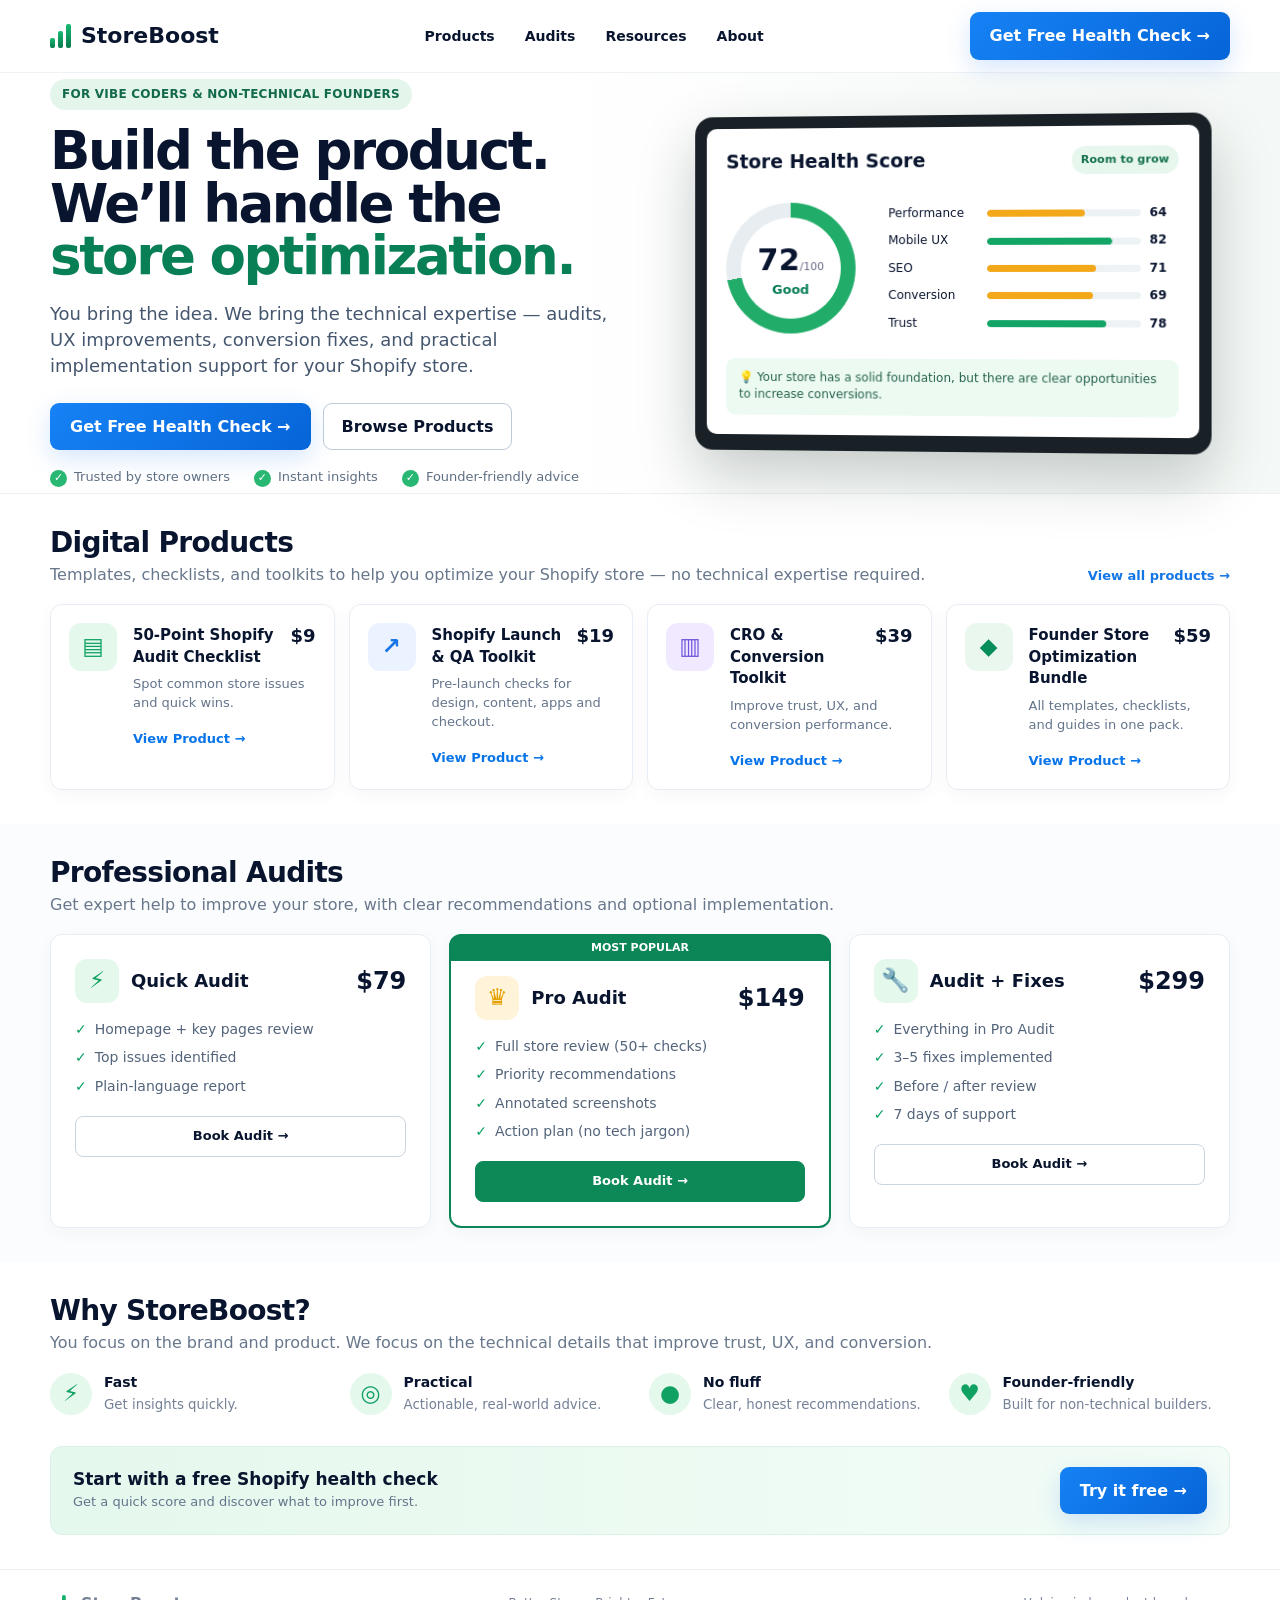
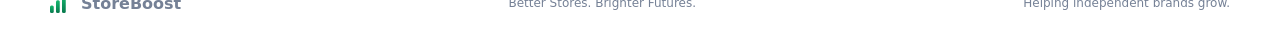
<file: index.html>
<!doctype html>
<html lang="en">
<head>
<meta charset="utf-8">
<meta name="viewport" content="width=device-width,initial-scale=1">
<title>StoreBoost — Shopify optimization for founders</title>
<meta name="description" content="StoreBoost helps vibe coders and non-technical founders improve Shopify stores with practical audits, optimization toolkits and hands-on fixes.">
<style>
:root{--ink:#09152f;--green:#0b8c5a;--green2:#18b66f;--blue:#1477ef;--muted:#64748b;--line:#e7edf4;--soft:#f7faf9;--card:#fff;--amber:#f4a817}
*{box-sizing:border-box}html{scroll-behavior:smooth}body{margin:0;font-family:Inter,ui-sans-serif,system-ui,-apple-system,BlinkMacSystemFont,"Segoe UI",sans-serif;color:var(--ink);background:#fff;line-height:1.45}
a{text-decoration:none;color:inherit}.wrap{width:min(1180px,calc(100% - 32px));margin:auto}
nav{height:72px;display:flex;align-items:center;justify-content:space-between;gap:28px}.brand{display:flex;align-items:center;gap:10px;font-weight:850;font-size:22px}.mark{display:grid;grid-template-columns:repeat(3,5px);align-items:end;gap:3px;height:24px}.mark i{display:block;background:linear-gradient(180deg,#17ba71,#08794d);border-radius:2px}.mark i:nth-child(1){height:10px}.mark i:nth-child(2){height:17px}.mark i:nth-child(3){height:24px}
.links{display:flex;gap:30px;font-size:14px;font-weight:650}.nav-cta,.btn-primary{background:linear-gradient(135deg,#1682f5,#0665d8);color:#fff;border-radius:9px;padding:12px 20px;font-weight:800;box-shadow:0 8px 24px rgba(20,119,239,.18)}.btn-secondary{border:1px solid #bcc9d8;padding:11px 18px;border-radius:9px;font-weight:750;background:#fff}
.hero{background:linear-gradient(90deg,#fff 0%,#fff 42%,#f4f8f6 100%);border-top:1px solid #eef2f5;border-bottom:1px solid #edf1f3}.hero-inner{display:grid;grid-template-columns:1.02fr .98fr;min-height:420px;align-items:center;gap:34px}.eyebrow{display:inline-block;background:#e4f5ec;color:#136a4a;border-radius:999px;padding:7px 12px;font-size:12px;font-weight:800;letter-spacing:.02em}.hero h1{font-size:53px;line-height:.99;letter-spacing:-.045em;margin:15px 0 14px;max-width:610px}.hero h1 em{font-style:normal;color:#087f55}.lead{font-size:18px;color:#45566f;max-width:610px}.actions{display:flex;gap:12px;margin:24px 0 18px}.trust{display:flex;gap:24px;flex-wrap:wrap;color:#5f6f83;font-size:13px}.trust span:before{content:"✓";display:inline-grid;place-items:center;width:17px;height:17px;border-radius:50%;background:#29b873;color:white;font-size:11px;margin-right:7px}
.visual{position:relative;min-height:350px;display:flex;align-items:center;justify-content:center}.laptop{width:92%;max-width:570px;border-radius:18px;background:#192026;padding:12px 12px 16px;box-shadow:0 25px 60px rgba(8,31,24,.22);transform:perspective(900px) rotateY(-3deg)}.screen{background:#fff;border-radius:10px;padding:20px;min-height:290px}.score-title{display:flex;justify-content:space-between;align-items:center;font-weight:850;font-size:19px}.badge{font-size:11px;color:#15714d;background:#e7f7ee;padding:6px 9px;border-radius:999px}.score-grid{display:grid;grid-template-columns:145px 1fr;gap:20px;align-items:center;margin-top:20px}.ring{width:132px;height:132px;border-radius:50%;background:conic-gradient(#21ad69 0 72%,#e7edf0 72% 100%);display:grid;place-items:center}.ring:before{content:"";width:102px;height:102px;border-radius:50%;background:#fff;position:absolute}.ring{position:relative}.ring strong,.ring small{position:relative;z-index:2}.ring strong{font-size:31px}.ring small{font-size:11px;color:#668}.ring-content{text-align:center;position:relative;z-index:3}.metric{display:grid;grid-template-columns:90px 1fr 28px;gap:9px;align-items:center;font-size:12px;margin:10px 0}.bar{height:7px;background:#edf2f5;border-radius:99px;overflow:hidden}.bar b{display:block;height:100%;border-radius:99px;background:#13a566}.bar.amber b{background:#f3a81a}.note{margin-top:17px;background:#ecfaf2;color:#27634c;font-size:12px;padding:11px 13px;border-radius:9px}.section{padding:34px 0}.section.alt{background:#fbfcfd}.section-head{display:flex;justify-content:space-between;align-items:end;gap:20px;margin-bottom:18px}.section h2{font-size:28px;line-height:1.1;margin:0 0 4px;letter-spacing:-.025em}.sub{color:#68778c;margin:0}.view{color:#1376e7;font-size:13px;font-weight:800}
.products{display:grid;grid-template-columns:repeat(4,1fr);gap:14px}.product,.audit{border:1px solid var(--line);border-radius:12px;background:#fff;box-shadow:0 5px 18px rgba(22,40,60,.035)}.product{padding:18px;display:grid;grid-template-columns:50px 1fr;gap:14px;min-height:150px}.ico{width:48px;height:48px;border-radius:12px;background:#e4f8ec;color:#11a263;display:grid;place-items:center;font-weight:900;font-size:23px}.ico.blue{background:#eaf3ff;color:#1674e8}.ico.purple{background:#f0e9ff;color:#7456dd}.ico.stack{background:#eaf7ef;color:#078d58}.product h3{font-size:15px;margin:2px 0 7px}.product p{font-size:13px;color:#64748b;margin:0 0 13px}.price{font-size:18px;font-weight:900;float:right}.mini-link{font-size:13px;color:#0874ea;font-weight:800}
.audits{display:grid;grid-template-columns:repeat(3,1fr);gap:18px}.audit{padding:24px;position:relative}.popular{border:2px solid #098556}.ribbon{position:absolute;top:-1px;left:-1px;right:-1px;background:#0c8657;color:#fff;text-align:center;padding:5px;border-radius:10px 10px 0 0;font-size:11px;font-weight:850}.popular{padding-top:40px}.audit-top{display:flex;align-items:center;justify-content:space-between;margin-bottom:16px}.audit-name{display:flex;gap:12px;align-items:center;font-weight:850;font-size:18px}.audit .ico{width:44px;height:44px}.audit ul{padding:0;margin:0 0 20px;list-style:none;color:#53647a;font-size:14px}.audit li{margin:8px 0}.audit li:before{content:"✓";color:#08a060;font-weight:900;margin-right:8px}.book{display:block;border:1px solid #cbd5df;text-align:center;padding:10px;border-radius:8px;font-size:13px;font-weight:850}.popular .book{background:#0d8958;color:#fff;border-color:#0d8958}
.why{display:grid;grid-template-columns:repeat(4,1fr);gap:18px}.why-item{display:flex;gap:12px;align-items:center}.why-item .ico{width:42px;height:42px;border-radius:50%}.why-item b{display:block;font-size:14px}.why-item small{color:#748196}
.cta-strip{margin-top:30px;background:linear-gradient(90deg,#e5f8ed,#f3fcf7);border:1px solid #d9f2e5;border-radius:12px;padding:20px 22px;display:flex;align-items:center;justify-content:space-between;gap:20px}.cta-strip b{font-size:17px}.cta-strip p{margin:2px 0;color:#64748b;font-size:13px}
footer{border-top:1px solid #edf0f2;padding:22px 0 34px;color:#758196;font-size:12px}.foot{display:flex;justify-content:space-between;align-items:center;gap:20px}
@media(max-width:900px){.links{display:none}.hero-inner{grid-template-columns:1fr;padding:44px 0}.hero h1{font-size:44px}.visual{min-height:auto;padding-bottom:24px}.products{grid-template-columns:1fr 1fr}.audits{grid-template-columns:1fr}.why{grid-template-columns:1fr 1fr}}
@media(max-width:600px){nav{height:64px}.nav-cta{padding:10px 12px;font-size:12px}.hero h1{font-size:38px}.lead{font-size:16px}.actions{flex-direction:column}.actions a{text-align:center}.products{grid-template-columns:1fr}.why{grid-template-columns:1fr}.score-grid{grid-template-columns:1fr}.ring{margin:auto}.screen{padding:14px}.laptop{width:100%}.cta-strip,.foot{flex-direction:column;align-items:flex-start}.trust{gap:12px}}
</style>
</head>
<body>
<div class="wrap">
<nav>
<a class="brand" href="#"><span class="mark"><i></i><i></i><i></i></span>StoreBoost</a>
<div class="links"><a href="#products">Products</a><a href="#audits">Audits</a><a href="#resources">Resources</a><a href="#about">About</a></div>
<a class="nav-cta" href="#health">Get Free Health Check →</a>
</nav>
</div>

<header class="hero">
<div class="wrap hero-inner">
<div>
<span class="eyebrow">FOR VIBE CODERS & NON-TECHNICAL FOUNDERS</span>
<h1>Build the product.<br>We’ll handle the <em>store optimization.</em></h1>
<p class="lead">You bring the idea. We bring the technical expertise — audits, UX improvements, conversion fixes, and practical implementation support for your Shopify store.</p>
<div class="actions"><a class="btn-primary" href="#health">Get Free Health Check →</a><a class="btn-secondary" href="#products">Browse Products</a></div>
<div class="trust"><span>Trusted by store owners</span><span>Instant insights</span><span>Founder-friendly advice</span></div>
</div>
<div class="visual">
<div class="laptop">
<div class="screen">
<div class="score-title"><span>Store Health Score</span><span class="badge">Room to grow</span></div>
<div class="score-grid">
<div class="ring"><div class="ring-content"><strong>72</strong><small>/100</small><div style="color:#087f55;font-weight:800;font-size:13px">Good</div></div></div>
<div>
<div class="metric"><span>Performance</span><div class="bar amber"><b style="width:64%"></b></div><strong>64</strong></div>
<div class="metric"><span>Mobile UX</span><div class="bar"><b style="width:82%"></b></div><strong>82</strong></div>
<div class="metric"><span>SEO</span><div class="bar amber"><b style="width:71%"></b></div><strong>71</strong></div>
<div class="metric"><span>Conversion</span><div class="bar amber"><b style="width:69%"></b></div><strong>69</strong></div>
<div class="metric"><span>Trust</span><div class="bar"><b style="width:78%"></b></div><strong>78</strong></div>
</div>
</div>
<div class="note">💡 Your store has a solid foundation, but there are clear opportunities to increase conversions.</div>
</div>
</div>
</div>
</header>

<main>
<section class="section" id="products"><div class="wrap">
<div class="section-head"><div><h2>Digital Products</h2><p class="sub">Templates, checklists, and toolkits to help you optimize your Shopify store — no technical expertise required.</p></div><a class="view" href="#products">View all products →</a></div>
<div class="products">
<article class="product"><div class="ico">▤</div><div><span class="price">$9</span><h3>50-Point Shopify Audit Checklist</h3><p>Spot common store issues and quick wins.</p><a class="mini-link" href="#">View Product →</a></div></article>
<article class="product"><div class="ico blue">↗</div><div><span class="price">$19</span><h3>Shopify Launch & QA Toolkit</h3><p>Pre-launch checks for design, content, apps and checkout.</p><a class="mini-link" href="#">View Product →</a></div></article>
<article class="product"><div class="ico purple">▥</div><div><span class="price">$39</span><h3>CRO & Conversion Toolkit</h3><p>Improve trust, UX, and conversion performance.</p><a class="mini-link" href="#">View Product →</a></div></article>
<article class="product"><div class="ico stack">◆</div><div><span class="price">$59</span><h3>Founder Store Optimization Bundle</h3><p>All templates, checklists, and guides in one pack.</p><a class="mini-link" href="#">View Product →</a></div></article>
</div>
</div></section>

<section class="section alt" id="audits"><div class="wrap">
<div class="section-head"><div><h2>Professional Audits</h2><p class="sub">Get expert help to improve your store, with clear recommendations and optional implementation.</p></div></div>
<div class="audits">
<article class="audit"><div class="audit-top"><div class="audit-name"><div class="ico">⚡</div>Quick Audit</div><strong style="font-size:24px">$79</strong></div><ul><li>Homepage + key pages review</li><li>Top issues identified</li><li>Plain-language report</li></ul><a class="book" href="mailto:hello@storeboost.example?subject=Quick%20Audit">Book Audit →</a></article>
<article class="audit popular"><div class="ribbon">MOST POPULAR</div><div class="audit-top"><div class="audit-name"><div class="ico" style="background:#fff4d9;color:#e4a000">♛</div>Pro Audit</div><strong style="font-size:24px">$149</strong></div><ul><li>Full store review (50+ checks)</li><li>Priority recommendations</li><li>Annotated screenshots</li><li>Action plan (no tech jargon)</li></ul><a class="book" href="mailto:hello@storeboost.example?subject=Pro%20Audit">Book Audit →</a></article>
<article class="audit"><div class="audit-top"><div class="audit-name"><div class="ico">🔧</div>Audit + Fixes</div><strong style="font-size:24px">$299</strong></div><ul><li>Everything in Pro Audit</li><li>3–5 fixes implemented</li><li>Before / after review</li><li>7 days of support</li></ul><a class="book" href="mailto:hello@storeboost.example?subject=Audit%20and%20Fixes">Book Audit →</a></article>
</div>
</div></section>

<section class="section" id="about"><div class="wrap">
<div class="section-head"><div><h2>Why StoreBoost?</h2><p class="sub">You focus on the brand and product. We focus on the technical details that improve trust, UX, and conversion.</p></div></div>
<div class="why">
<div class="why-item"><div class="ico">⚡</div><div><b>Fast</b><small>Get insights quickly.</small></div></div>
<div class="why-item"><div class="ico">◎</div><div><b>Practical</b><small>Actionable, real-world advice.</small></div></div>
<div class="why-item"><div class="ico">●</div><div><b>No fluff</b><small>Clear, honest recommendations.</small></div></div>
<div class="why-item"><div class="ico">♥</div><div><b>Founder-friendly</b><small>Built for non-technical builders.</small></div></div>
</div>
<div class="cta-strip" id="health"><div><b>Start with a free Shopify health check</b><p>Get a quick score and discover what to improve first.</p></div><a class="btn-primary" href="mailto:hello@storeboost.example?subject=Free%20Shopify%20Health%20Check">Try it free →</a></div>
</div></section>
</main>

<footer><div class="wrap foot"><div class="brand" style="font-size:16px"><span class="mark" style="transform:scale(.75);transform-origin:left center"><i></i><i></i><i></i></span>StoreBoost</div><span>Better Stores. Brighter Futures.</span><span>Helping independent brands grow.</span></div></footer>
</body></html>
</file>
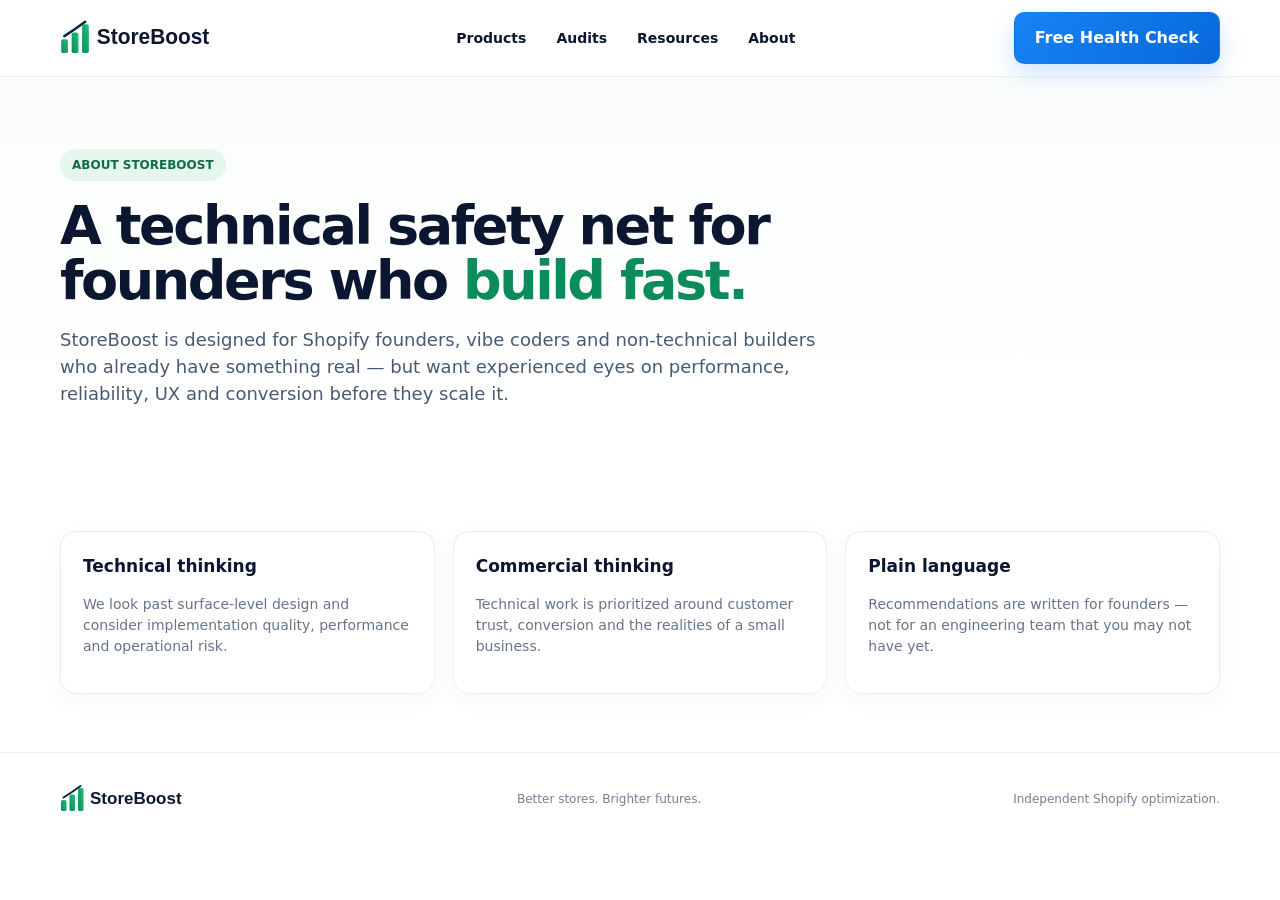
<file: site/about.html>
<!doctype html><html lang="en"><head><meta charset="utf-8"><meta name="viewport" content="width=device-width,initial-scale=1"><title>About — StoreBoost</title><link rel="stylesheet" href="styles.css"></head><body><div class="wrap nav"><a class="logo" href="index.html"><img src="assets/storeboost-logo.svg" alt="StoreBoost"></a><nav class="links"><a href="products.html">Products</a><a href="audits.html">Audits</a><a href="resources.html">Resources</a><a href="about.html">About</a></nav><a class="nav-cta" href="health-check.html">Free Health Check</a></div><section class="page-hero"><div class="wrap"><span class="eyebrow">ABOUT STOREBOOST</span><h1>A technical safety net for founders who <span>build fast.</span></h1><p class="lead">StoreBoost is designed for Shopify founders, vibe coders and non-technical builders who already have something real — but want experienced eyes on performance, reliability, UX and conversion before they scale it.</p></div></section><section class="section"><div class="wrap grid3"><div class="card"><h3>Technical thinking</h3><p>We look past surface-level design and consider implementation quality, performance and operational risk.</p></div><div class="card"><h3>Commercial thinking</h3><p>Technical work is prioritized around customer trust, conversion and the realities of a small business.</p></div><div class="card"><h3>Plain language</h3><p>Recommendations are written for founders — not for an engineering team that you may not have yet.</p></div></div></section><footer><div class="wrap foot"><img src="assets/storeboost-logo.svg" alt="StoreBoost"><span>Better stores. Brighter futures.</span><span>Independent Shopify optimization.</span></div></footer></body></html>
</file>
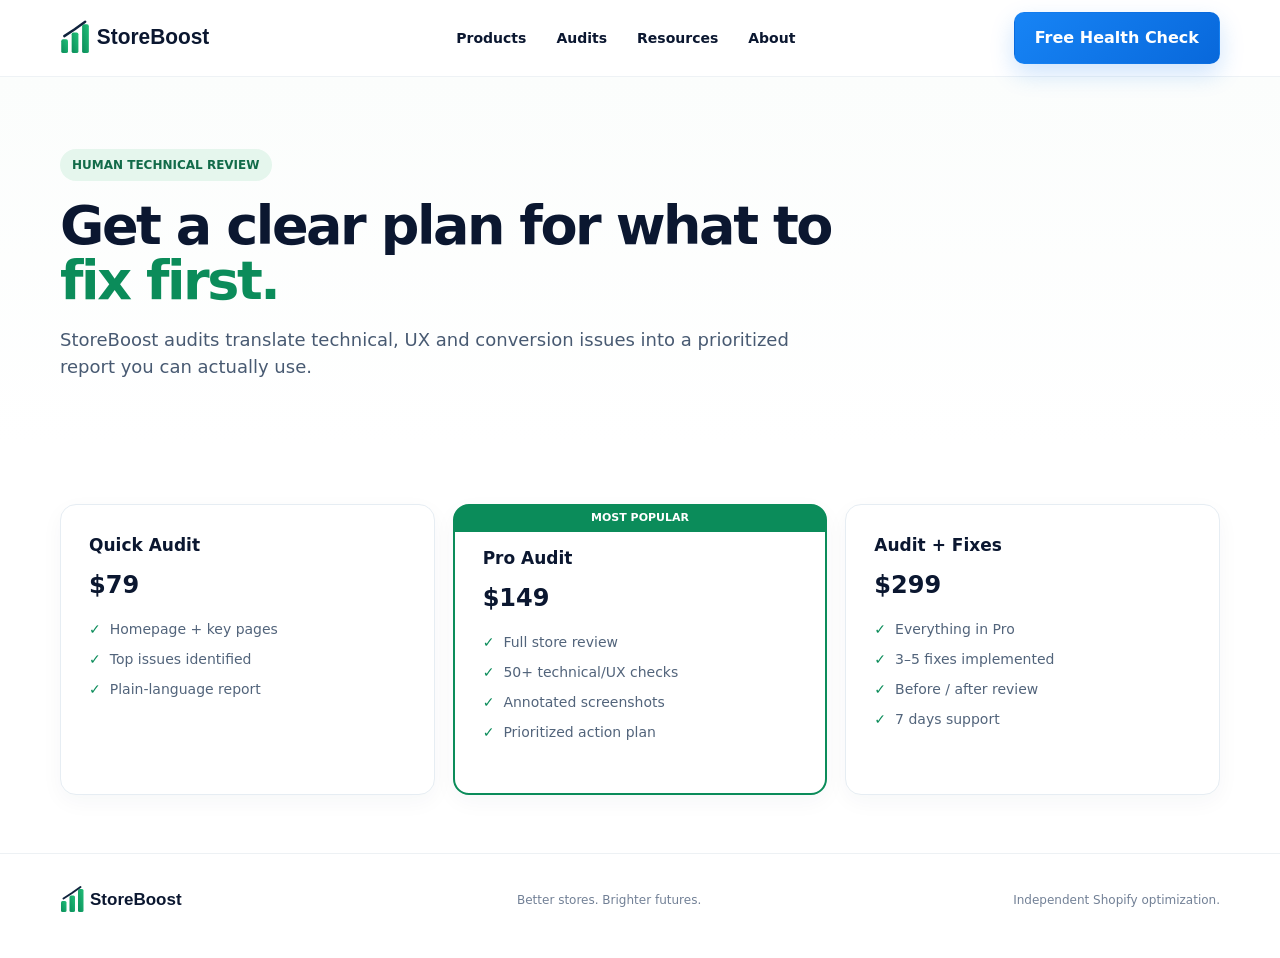
<file: site/audits.html>
<!doctype html><html lang="en"><head><meta charset="utf-8"><meta name="viewport" content="width=device-width,initial-scale=1"><title>Professional Audits — StoreBoost</title><link rel="stylesheet" href="styles.css"></head><body><div class="wrap nav"><a class="logo" href="index.html"><img src="assets/storeboost-logo.svg" alt="StoreBoost"></a><nav class="links"><a href="products.html">Products</a><a href="audits.html">Audits</a><a href="resources.html">Resources</a><a href="about.html">About</a></nav><a class="nav-cta" href="health-check.html">Free Health Check</a></div><section class="page-hero"><div class="wrap"><span class="eyebrow">HUMAN TECHNICAL REVIEW</span><h1>Get a clear plan for what to <span>fix first.</span></h1><p class="lead">StoreBoost audits translate technical, UX and conversion issues into a prioritized report you can actually use.</p></div></section><section class="section"><div class="wrap grid3"><div class="card audit-card"><h3>Quick Audit</h3><div class="price">$79</div><ul class="checks"><li>Homepage + key pages</li><li>Top issues identified</li><li>Plain-language report</li></ul></div><div class="card audit-card popular"><div class="ribbon">MOST POPULAR</div><h3>Pro Audit</h3><div class="price">$149</div><ul class="checks"><li>Full store review</li><li>50+ technical/UX checks</li><li>Annotated screenshots</li><li>Prioritized action plan</li></ul></div><div class="card audit-card"><h3>Audit + Fixes</h3><div class="price">$299</div><ul class="checks"><li>Everything in Pro</li><li>3–5 fixes implemented</li><li>Before / after review</li><li>7 days support</li></ul></div></div></section><footer><div class="wrap foot"><img src="assets/storeboost-logo.svg" alt="StoreBoost"><span>Better stores. Brighter futures.</span><span>Independent Shopify optimization.</span></div></footer></body></html>
</file>
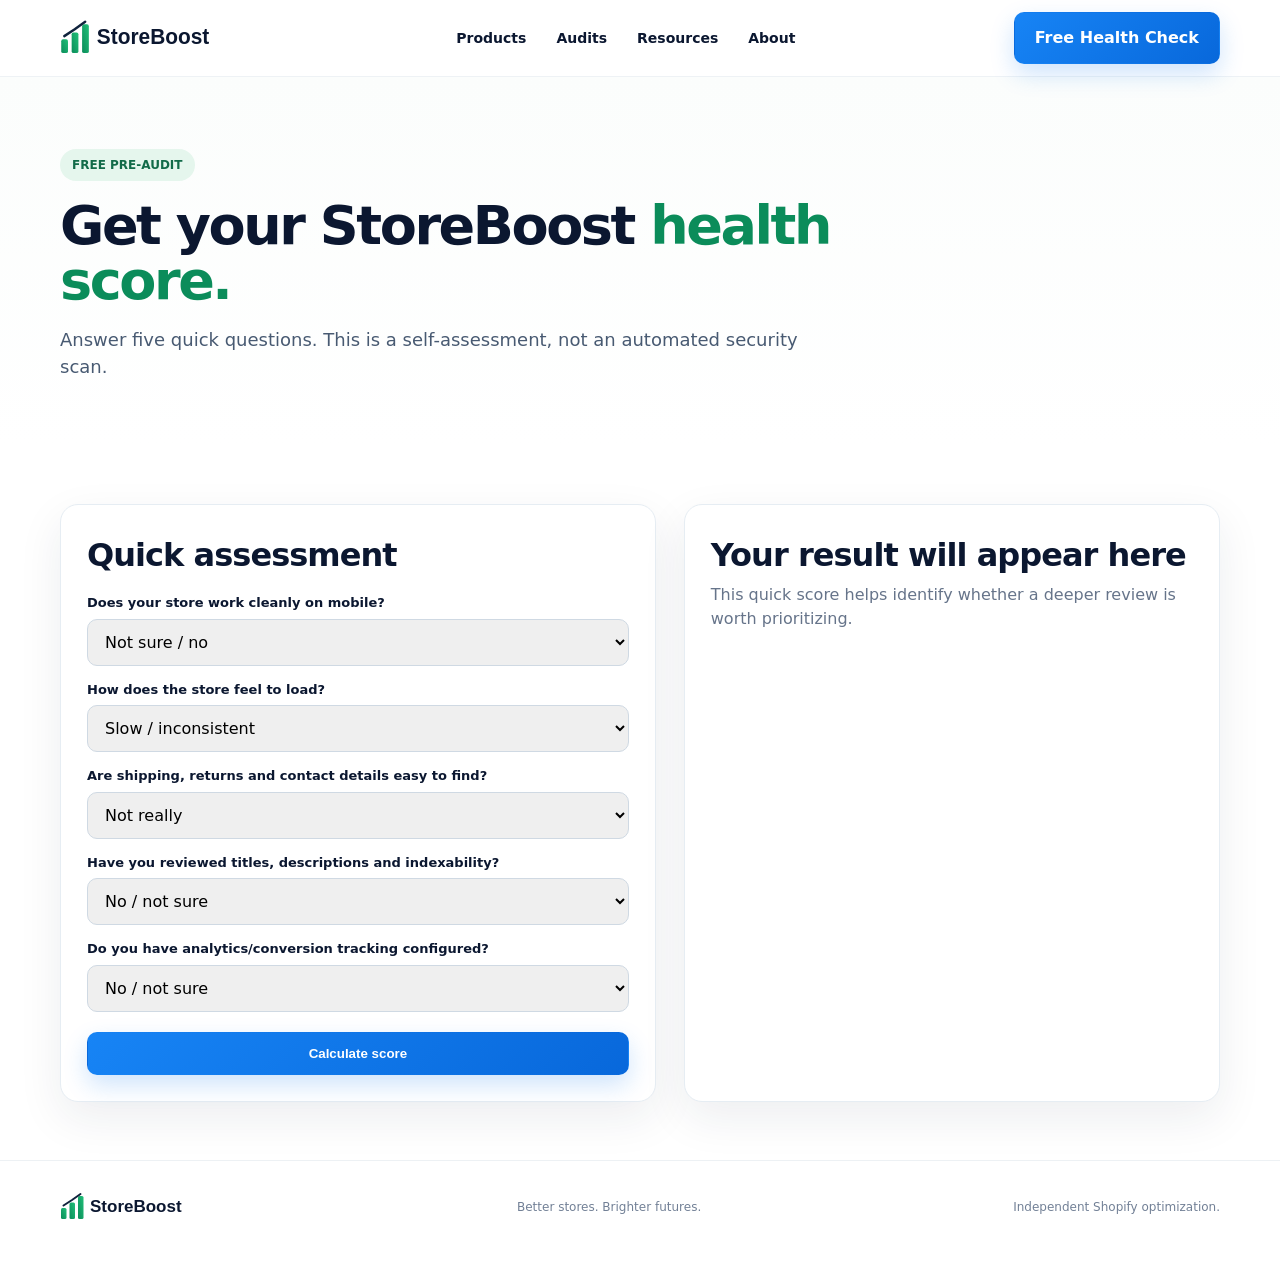
<file: site/health-check.html>
<!doctype html><html lang="en"><head><meta charset="utf-8"><meta name="viewport" content="width=device-width,initial-scale=1"><title>Free Shopify Health Check — StoreBoost</title><link rel="stylesheet" href="styles.css"></head><body><div class="wrap nav"><a class="logo" href="index.html"><img src="assets/storeboost-logo.svg" alt="StoreBoost"></a><nav class="links"><a href="products.html">Products</a><a href="audits.html">Audits</a><a href="resources.html">Resources</a><a href="about.html">About</a></nav><a class="nav-cta" href="health-check.html">Free Health Check</a></div><section class="page-hero"><div class="wrap"><span class="eyebrow">FREE PRE-AUDIT</span><h1>Get your StoreBoost <span>health score.</span></h1><p class="lead">Answer five quick questions. This is a self-assessment, not an automated security scan.</p></div></section><section class="section"><div class="wrap health-box"><form class="form-card" data-health-form><h2>Quick assessment</h2><label>Does your store work cleanly on mobile?</label><select name="mobile"><option value="no">Not sure / no</option><option value="yes">Yes</option></select><label>How does the store feel to load?</label><select name="speed"><option value="slow">Slow / inconsistent</option><option value="fast">Fast</option></select><label>Are shipping, returns and contact details easy to find?</label><select name="trust"><option value="no">Not really</option><option value="yes">Yes</option></select><label>Have you reviewed titles, descriptions and indexability?</label><select name="seo"><option value="no">No / not sure</option><option value="yes">Yes</option></select><label>Do you have analytics/conversion tracking configured?</label><select name="analytics"><option value="no">No / not sure</option><option value="yes">Yes</option></select><button class="btn primary" style="margin-top:20px;width:100%">Calculate score</button></form><div class="result-card" data-health-result><h2>Your result will appear here</h2><p class="sub">This quick score helps identify whether a deeper review is worth prioritizing.</p></div></div></section><script src="app.js"></script><footer><div class="wrap foot"><img src="assets/storeboost-logo.svg" alt="StoreBoost"><span>Better stores. Brighter futures.</span><span>Independent Shopify optimization.</span></div></footer></body></html>
</file>
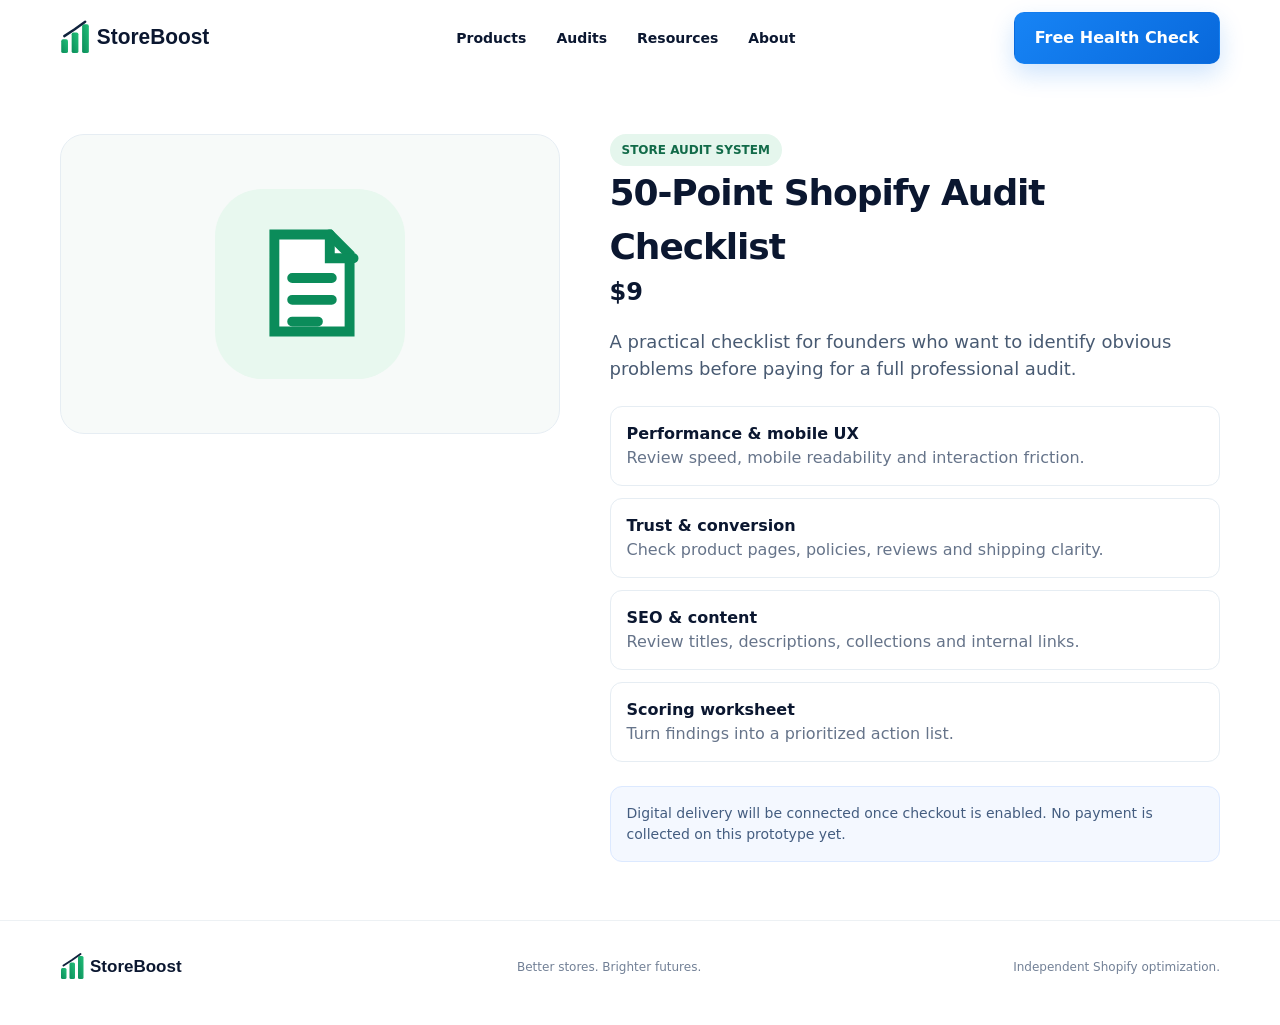
<file: site/product-audit-checklist.html>
<!doctype html><html lang="en"><head><meta charset="utf-8"><meta name="viewport" content="width=device-width,initial-scale=1"><title>50-Point Shopify Audit Checklist — StoreBoost</title><link rel="stylesheet" href="styles.css"></head><body><div class="wrap nav"><a class="logo" href="index.html"><img src="assets/storeboost-logo.svg" alt="StoreBoost"></a><nav class="links"><a href="products.html">Products</a><a href="audits.html">Audits</a><a href="resources.html">Resources</a><a href="about.html">About</a></nav><a class="nav-cta" href="health-check.html">Free Health Check</a></div><section class="section"><div class="wrap product-detail"><div class="product-art"><img src="assets/icon-audit.svg"></div><div class="product-copy"><span class="eyebrow">STORE AUDIT SYSTEM</span><h2>50-Point Shopify Audit Checklist</h2><div class="price">$9</div><p class="lead">A practical checklist for founders who want to identify obvious problems before paying for a full professional audit.</p><div class="feature-list"><div class="feature"><b>Performance & mobile UX</b><span class="sub">Review speed, mobile readability and interaction friction.</span></div><div class="feature"><b>Trust & conversion</b><span class="sub">Check product pages, policies, reviews and shipping clarity.</span></div><div class="feature"><b>SEO & content</b><span class="sub">Review titles, descriptions, collections and internal links.</span></div><div class="feature"><b>Scoring worksheet</b><span class="sub">Turn findings into a prioritized action list.</span></div></div><div class="notice">Digital delivery will be connected once checkout is enabled. No payment is collected on this prototype yet.</div></div></div></section><footer><div class="wrap foot"><img src="assets/storeboost-logo.svg" alt="StoreBoost"><span>Better stores. Brighter futures.</span><span>Independent Shopify optimization.</span></div></footer></body></html>
</file>
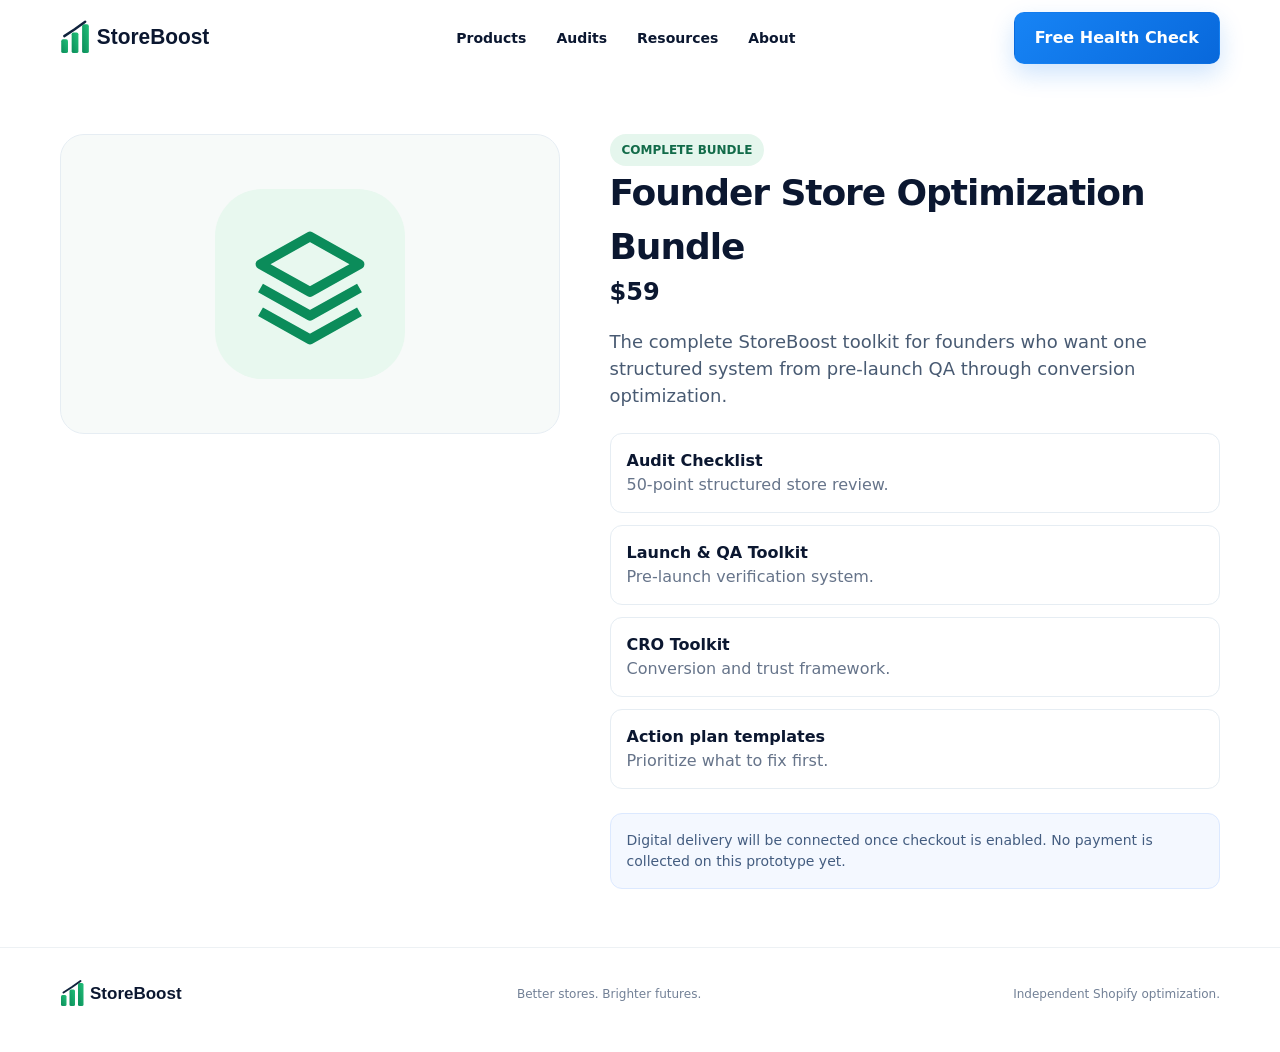
<file: site/product-bundle.html>
<!doctype html><html lang="en"><head><meta charset="utf-8"><meta name="viewport" content="width=device-width,initial-scale=1"><title>Founder Store Optimization Bundle — StoreBoost</title><link rel="stylesheet" href="styles.css"></head><body><div class="wrap nav"><a class="logo" href="index.html"><img src="assets/storeboost-logo.svg" alt="StoreBoost"></a><nav class="links"><a href="products.html">Products</a><a href="audits.html">Audits</a><a href="resources.html">Resources</a><a href="about.html">About</a></nav><a class="nav-cta" href="health-check.html">Free Health Check</a></div><section class="section"><div class="wrap product-detail"><div class="product-art"><img src="assets/icon-bundle.svg"></div><div class="product-copy"><span class="eyebrow">COMPLETE BUNDLE</span><h2>Founder Store Optimization Bundle</h2><div class="price">$59</div><p class="lead">The complete StoreBoost toolkit for founders who want one structured system from pre-launch QA through conversion optimization.</p><div class="feature-list"><div class="feature"><b>Audit Checklist</b><span class="sub">50-point structured store review.</span></div><div class="feature"><b>Launch & QA Toolkit</b><span class="sub">Pre-launch verification system.</span></div><div class="feature"><b>CRO Toolkit</b><span class="sub">Conversion and trust framework.</span></div><div class="feature"><b>Action plan templates</b><span class="sub">Prioritize what to fix first.</span></div></div><div class="notice">Digital delivery will be connected once checkout is enabled. No payment is collected on this prototype yet.</div></div></div></section><footer><div class="wrap foot"><img src="assets/storeboost-logo.svg" alt="StoreBoost"><span>Better stores. Brighter futures.</span><span>Independent Shopify optimization.</span></div></footer></body></html>
</file>
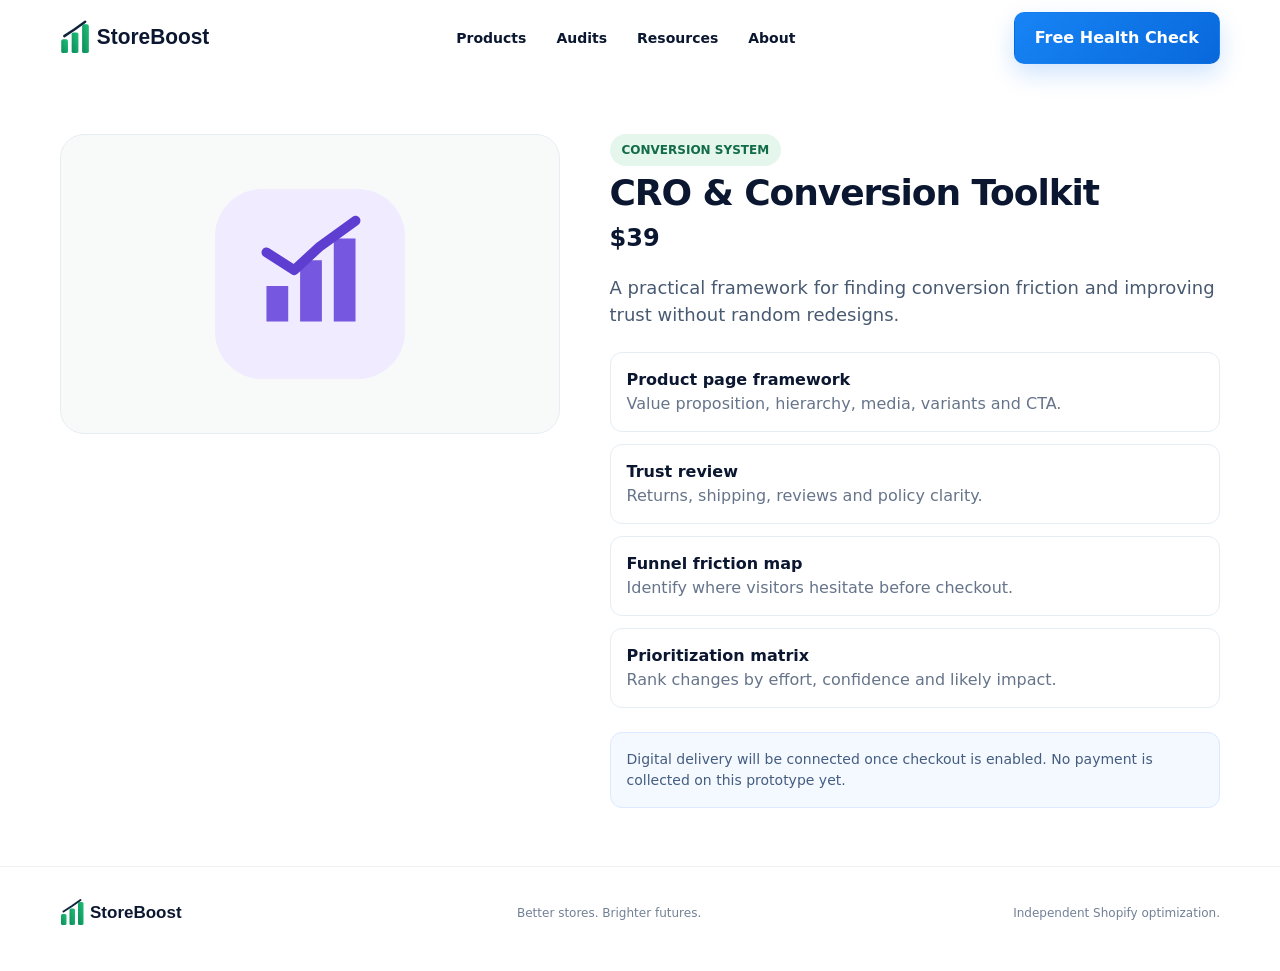
<file: site/product-cro.html>
<!doctype html><html lang="en"><head><meta charset="utf-8"><meta name="viewport" content="width=device-width,initial-scale=1"><title>CRO & Conversion Toolkit — StoreBoost</title><link rel="stylesheet" href="styles.css"></head><body><div class="wrap nav"><a class="logo" href="index.html"><img src="assets/storeboost-logo.svg" alt="StoreBoost"></a><nav class="links"><a href="products.html">Products</a><a href="audits.html">Audits</a><a href="resources.html">Resources</a><a href="about.html">About</a></nav><a class="nav-cta" href="health-check.html">Free Health Check</a></div><section class="section"><div class="wrap product-detail"><div class="product-art"><img src="assets/icon-cro.svg"></div><div class="product-copy"><span class="eyebrow">CONVERSION SYSTEM</span><h2>CRO & Conversion Toolkit</h2><div class="price">$39</div><p class="lead">A practical framework for finding conversion friction and improving trust without random redesigns.</p><div class="feature-list"><div class="feature"><b>Product page framework</b><span class="sub">Value proposition, hierarchy, media, variants and CTA.</span></div><div class="feature"><b>Trust review</b><span class="sub">Returns, shipping, reviews and policy clarity.</span></div><div class="feature"><b>Funnel friction map</b><span class="sub">Identify where visitors hesitate before checkout.</span></div><div class="feature"><b>Prioritization matrix</b><span class="sub">Rank changes by effort, confidence and likely impact.</span></div></div><div class="notice">Digital delivery will be connected once checkout is enabled. No payment is collected on this prototype yet.</div></div></div></section><footer><div class="wrap foot"><img src="assets/storeboost-logo.svg" alt="StoreBoost"><span>Better stores. Brighter futures.</span><span>Independent Shopify optimization.</span></div></footer></body></html>
</file>
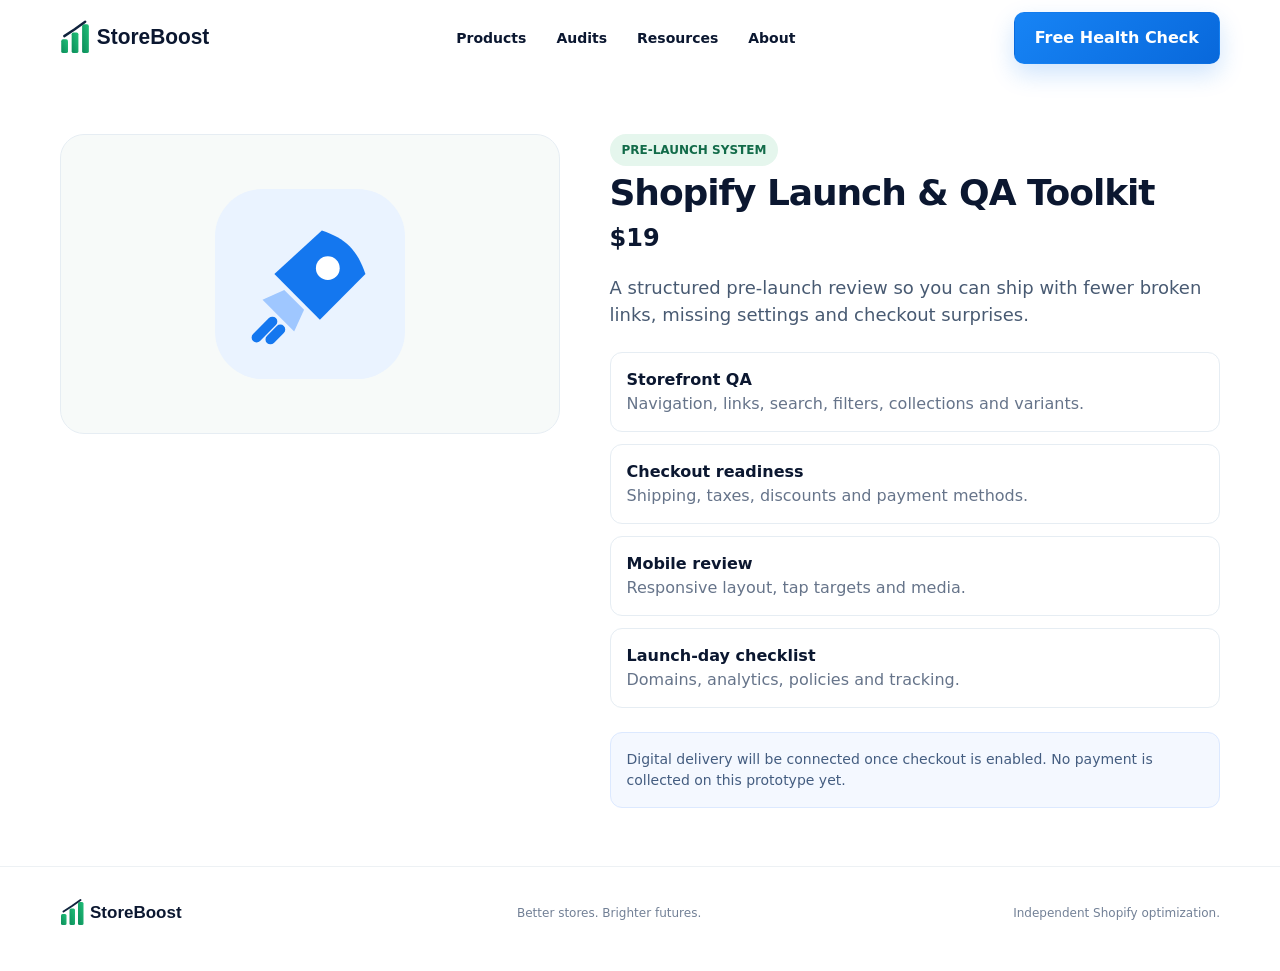
<file: site/product-launch-qa.html>
<!doctype html><html lang="en"><head><meta charset="utf-8"><meta name="viewport" content="width=device-width,initial-scale=1"><title>Shopify Launch & QA Toolkit — StoreBoost</title><link rel="stylesheet" href="styles.css"></head><body><div class="wrap nav"><a class="logo" href="index.html"><img src="assets/storeboost-logo.svg" alt="StoreBoost"></a><nav class="links"><a href="products.html">Products</a><a href="audits.html">Audits</a><a href="resources.html">Resources</a><a href="about.html">About</a></nav><a class="nav-cta" href="health-check.html">Free Health Check</a></div><section class="section"><div class="wrap product-detail"><div class="product-art"><img src="assets/icon-launch.svg"></div><div class="product-copy"><span class="eyebrow">PRE-LAUNCH SYSTEM</span><h2>Shopify Launch & QA Toolkit</h2><div class="price">$19</div><p class="lead">A structured pre-launch review so you can ship with fewer broken links, missing settings and checkout surprises.</p><div class="feature-list"><div class="feature"><b>Storefront QA</b><span class="sub">Navigation, links, search, filters, collections and variants.</span></div><div class="feature"><b>Checkout readiness</b><span class="sub">Shipping, taxes, discounts and payment methods.</span></div><div class="feature"><b>Mobile review</b><span class="sub">Responsive layout, tap targets and media.</span></div><div class="feature"><b>Launch-day checklist</b><span class="sub">Domains, analytics, policies and tracking.</span></div></div><div class="notice">Digital delivery will be connected once checkout is enabled. No payment is collected on this prototype yet.</div></div></div></section><footer><div class="wrap foot"><img src="assets/storeboost-logo.svg" alt="StoreBoost"><span>Better stores. Brighter futures.</span><span>Independent Shopify optimization.</span></div></footer></body></html>
</file>
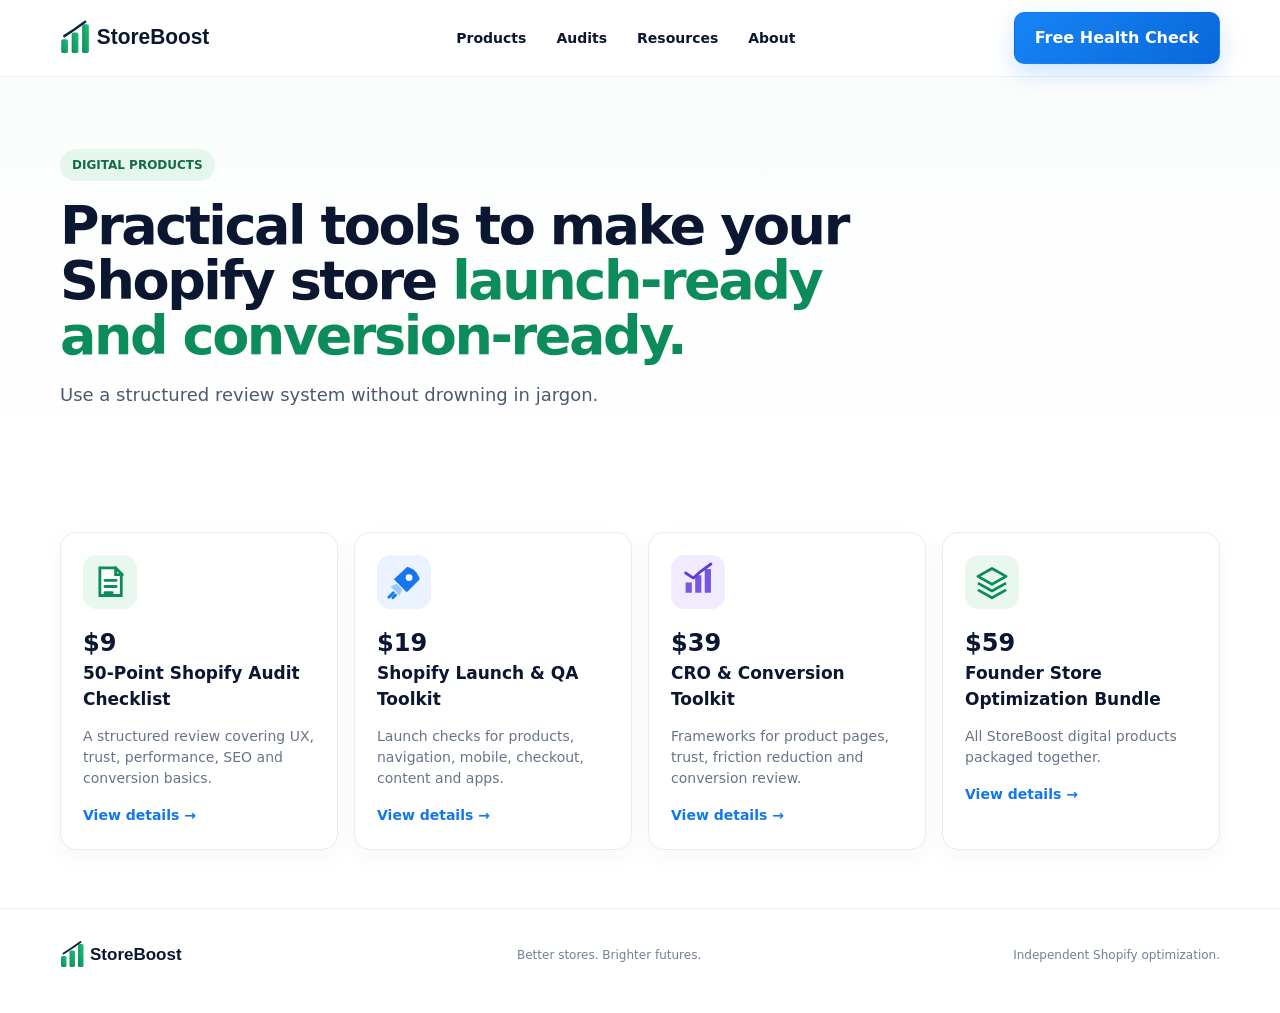
<file: site/products.html>
<!doctype html><html lang="en"><head><meta charset="utf-8"><meta name="viewport" content="width=device-width,initial-scale=1"><title>Products — StoreBoost</title><link rel="stylesheet" href="styles.css"></head><body><div class="wrap nav"><a class="logo" href="index.html"><img src="assets/storeboost-logo.svg" alt="StoreBoost"></a><nav class="links"><a href="products.html">Products</a><a href="audits.html">Audits</a><a href="resources.html">Resources</a><a href="about.html">About</a></nav><a class="nav-cta" href="health-check.html">Free Health Check</a></div><section class="page-hero"><div class="wrap"><span class="eyebrow">DIGITAL PRODUCTS</span><h1>Practical tools to make your Shopify store <span>launch-ready and conversion-ready.</span></h1><p class="lead">Use a structured review system without drowning in jargon.</p></div></section><section class="section"><div class="wrap grid4"><div class="card product-card"><img src="assets/icon-audit.svg"><div class="price">$9</div><h3>50-Point Shopify Audit Checklist</h3><p>A structured review covering UX, trust, performance, SEO and conversion basics.</p><a class="text-link" href="product-audit-checklist.html">View details →</a></div><div class="card product-card"><img src="assets/icon-launch.svg"><div class="price">$19</div><h3>Shopify Launch & QA Toolkit</h3><p>Launch checks for products, navigation, mobile, checkout, content and apps.</p><a class="text-link" href="product-launch-qa.html">View details →</a></div><div class="card product-card"><img src="assets/icon-cro.svg"><div class="price">$39</div><h3>CRO & Conversion Toolkit</h3><p>Frameworks for product pages, trust, friction reduction and conversion review.</p><a class="text-link" href="product-cro.html">View details →</a></div><div class="card product-card"><img src="assets/icon-bundle.svg"><div class="price">$59</div><h3>Founder Store Optimization Bundle</h3><p>All StoreBoost digital products packaged together.</p><a class="text-link" href="product-bundle.html">View details →</a></div></div></section><footer><div class="wrap foot"><img src="assets/storeboost-logo.svg" alt="StoreBoost"><span>Better stores. Brighter futures.</span><span>Independent Shopify optimization.</span></div></footer></body></html>
</file>
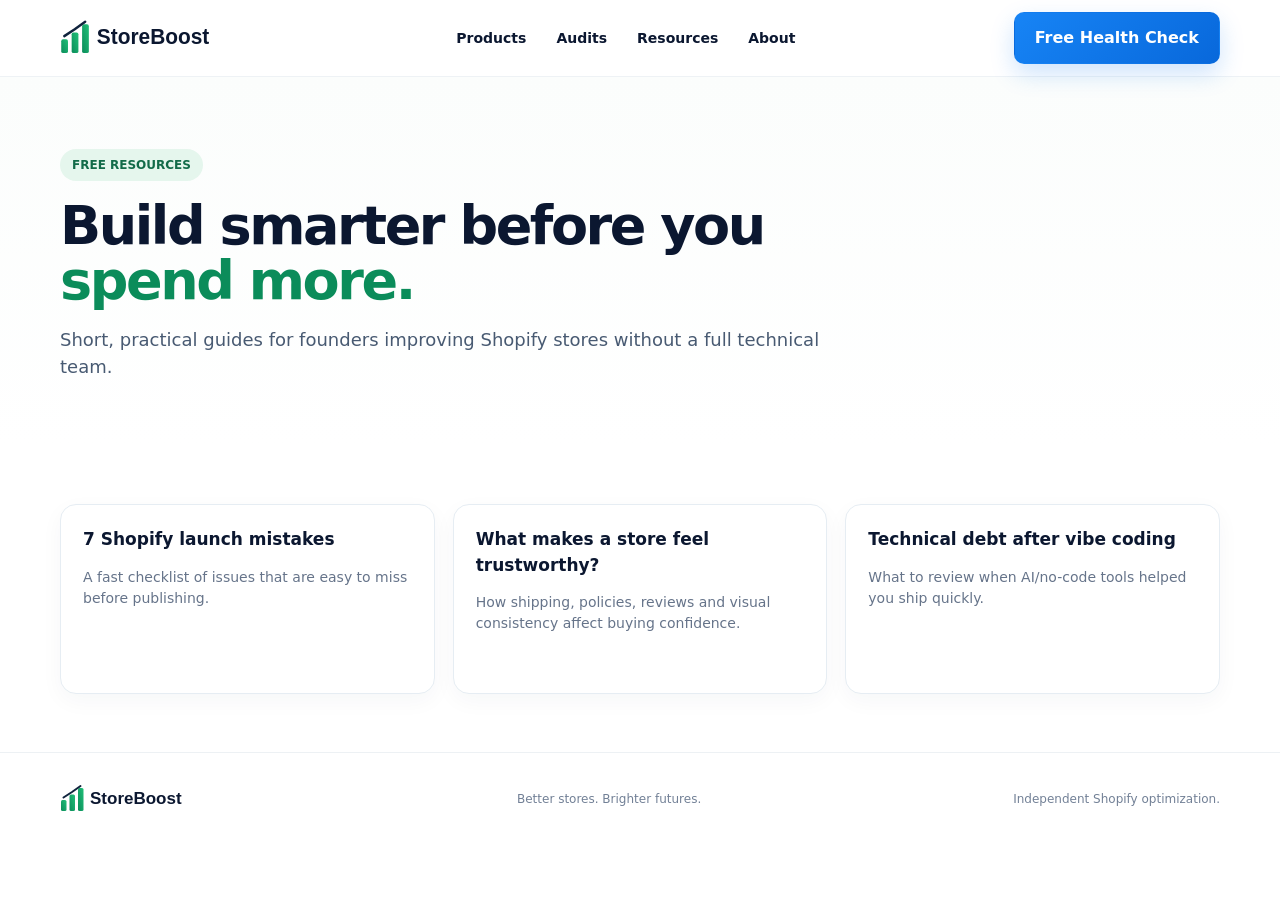
<file: site/resources.html>
<!doctype html><html lang="en"><head><meta charset="utf-8"><meta name="viewport" content="width=device-width,initial-scale=1"><title>Resources — StoreBoost</title><link rel="stylesheet" href="styles.css"></head><body><div class="wrap nav"><a class="logo" href="index.html"><img src="assets/storeboost-logo.svg" alt="StoreBoost"></a><nav class="links"><a href="products.html">Products</a><a href="audits.html">Audits</a><a href="resources.html">Resources</a><a href="about.html">About</a></nav><a class="nav-cta" href="health-check.html">Free Health Check</a></div><section class="page-hero"><div class="wrap"><span class="eyebrow">FREE RESOURCES</span><h1>Build smarter before you <span>spend more.</span></h1><p class="lead">Short, practical guides for founders improving Shopify stores without a full technical team.</p></div></section><section class="section"><div class="wrap grid3"><div class="card resource-card"><h3>7 Shopify launch mistakes</h3><p>A fast checklist of issues that are easy to miss before publishing.</p></div><div class="card resource-card"><h3>What makes a store feel trustworthy?</h3><p>How shipping, policies, reviews and visual consistency affect buying confidence.</p></div><div class="card resource-card"><h3>Technical debt after vibe coding</h3><p>What to review when AI/no-code tools helped you ship quickly.</p></div></div></section><footer><div class="wrap foot"><img src="assets/storeboost-logo.svg" alt="StoreBoost"><span>Better stores. Brighter futures.</span><span>Independent Shopify optimization.</span></div></footer></body></html>
</file>
<file: site/styles.css>
:root{--ink:#0b1730;--muted:#66748a;--green:#0b8c5a;--blue:#1177ee;--line:#e6edf3;--soft:#f7faf9;--shadow:0 16px 45px rgba(20,41,66,.08)}*{box-sizing:border-box}html{scroll-behavior:smooth}body{margin:0;font-family:Inter,ui-sans-serif,system-ui,-apple-system,BlinkMacSystemFont,"Segoe UI",sans-serif;color:var(--ink);background:#fff;line-height:1.5}a{text-decoration:none;color:inherit}img{max-width:100%;display:block}.wrap{width:min(1160px,calc(100% - 36px));margin:auto}.nav{height:76px;display:flex;align-items:center;justify-content:space-between;gap:28px}.logo img{width:178px}.links{display:flex;gap:30px;font-size:14px;font-weight:700}.nav-cta,.btn{display:inline-flex;align-items:center;justify-content:center;gap:9px;border-radius:10px;padding:13px 20px;font-weight:800;border:1px solid transparent}.nav-cta,.btn.primary{background:linear-gradient(135deg,#1784f5,#0868db);color:#fff;box-shadow:0 10px 24px rgba(17,119,238,.2)}.btn.secondary{border-color:#cbd5e1;background:#fff}.hero{border-top:1px solid #eef2f5;background:linear-gradient(90deg,#fff 0 48%,#f4f8f6 100%)}.hero-grid{min-height:470px;display:grid;grid-template-columns:1.02fr .98fr;align-items:center;gap:42px}.eyebrow{display:inline-flex;padding:7px 12px;border-radius:999px;background:#e5f6ed;color:#126b49;font-size:12px;font-weight:850}.hero h1,.page-hero h1{font-size:54px;line-height:1.02;letter-spacing:-.045em;margin:17px 0 16px}.hero h1 span,.page-hero h1 span{color:var(--green)}.lead{font-size:18px;color:#485a72;max-width:650px}.actions{display:flex;gap:12px;margin-top:24px}.trust{display:flex;gap:22px;flex-wrap:wrap;margin-top:18px;color:#627188;font-size:13px}.trust b{color:var(--green)}.mock{padding:26px}.desk{background:linear-gradient(145deg,#f2f7f4,#e8efec);border-radius:28px;padding:28px;min-height:370px;display:flex;align-items:center}.laptop{width:100%;background:#182128;border-radius:20px;padding:13px 13px 18px;box-shadow:0 26px 55px rgba(16,36,29,.22);transform:perspective(900px) rotateY(-4deg)}.screen{background:#fff;border-radius:10px;padding:22px}.score-head{display:flex;align-items:center;justify-content:space-between;font-weight:850;font-size:19px}.shopify-logo{width:104px}.score-grid{display:grid;grid-template-columns:140px 1fr;gap:20px;align-items:center;margin-top:18px}.ring{width:128px;height:128px;border-radius:50%;background:conic-gradient(#1eb06a 72%,#e7ecef 0);display:grid;place-items:center;position:relative}.ring:before{content:"";width:96px;height:96px;border-radius:50%;background:#fff;position:absolute}.ring .inside{position:relative;z-index:2;text-align:center}.ring strong{font-size:30px}.ring small{display:block;color:#188257;font-weight:800}.metric{display:grid;grid-template-columns:90px 1fr 26px;gap:8px;align-items:center;font-size:12px;margin:10px 0}.bar{height:7px;border-radius:99px;background:#eef2f4;overflow:hidden}.bar i{display:block;height:100%;background:#1aa866;border-radius:99px}.bar.amber i{background:#f2ab20}.screen-note{margin-top:16px;background:#edfaf2;padding:11px 12px;border-radius:9px;font-size:12px;color:#27644c}.section{padding:58px 0}.section.alt{background:#fbfcfd}.section-head{display:flex;justify-content:space-between;align-items:end;gap:20px;margin-bottom:24px}.section h2{font-size:32px;letter-spacing:-.03em;margin:0}.sub{color:var(--muted);margin:4px 0 0}.grid4{display:grid;grid-template-columns:repeat(4,1fr);gap:16px}.grid3{display:grid;grid-template-columns:repeat(3,1fr);gap:18px}.card{border:1px solid var(--line);background:#fff;border-radius:16px;padding:22px;box-shadow:0 7px 22px rgba(20,41,66,.04)}.product-card img{width:54px;margin-bottom:16px}.card h3{margin:0 0 8px;font-size:17px}.card p{color:var(--muted);font-size:14px}.price{font-size:24px;font-weight:900}.text-link{color:var(--blue);font-weight:800;font-size:14px}.audit-card{position:relative;padding:28px}.audit-card.popular{border:2px solid var(--green);padding-top:40px}.ribbon{position:absolute;top:-1px;left:-1px;right:-1px;background:var(--green);color:#fff;text-align:center;border-radius:15px 15px 0 0;padding:5px;font-size:11px;font-weight:900}.checks{list-style:none;padding:0;margin:16px 0 22px}.checks li{margin:9px 0;color:#52647b;font-size:14px}.checks li:before{content:"✓";color:var(--green);font-weight:900;margin-right:9px}.why{display:grid;grid-template-columns:repeat(4,1fr);gap:18px}.why .item{display:flex;align-items:center;gap:13px}.mini-icon{width:46px;height:46px;border-radius:50%;background:#e7f8ef;display:grid;place-items:center}.mini-icon svg{width:23px;height:23px;stroke:var(--green);fill:none;stroke-width:2.2}.cta-strip{margin-top:32px;border:1px solid #d8f0e3;background:linear-gradient(90deg,#e8f8ef,#f7fcf9);border-radius:16px;padding:22px;display:flex;align-items:center;justify-content:space-between;gap:20px}.page-hero{padding:72px 0 48px;background:linear-gradient(180deg,#fbfdfc,#fff);border-top:1px solid #eef2f5}.page-hero h1{max-width:850px}.page-hero p{max-width:760px}.product-detail{display:grid;grid-template-columns:.9fr 1.1fr;gap:50px;align-items:start}.product-art{background:#f7faf9;border:1px solid var(--line);border-radius:24px;padding:54px;position:sticky;top:30px}.product-art img{width:190px;margin:auto}.product-copy h2{font-size:36px;letter-spacing:-.03em;margin-top:0}.feature-list{display:grid;gap:12px;margin:24px 0}.feature{border:1px solid var(--line);border-radius:12px;padding:15px 16px}.feature b{display:block}.notice{background:#f4f8ff;border:1px solid #dce9ff;padding:16px;border-radius:12px;color:#445d80;font-size:14px}.resource-card{min-height:190px}.health-box{display:grid;grid-template-columns:1fr .9fr;gap:28px}.form-card,.result-card{border:1px solid var(--line);border-radius:18px;padding:26px;background:#fff;box-shadow:var(--shadow)}label{display:block;font-size:13px;font-weight:800;margin:14px 0 6px}select{width:100%;border:1px solid #cfd9e3;border-radius:10px;padding:12px 13px;font:inherit}.score-big{font-size:62px;font-weight:900;color:var(--green)}footer{border-top:1px solid #edf1f4;padding:30px 0 42px;color:#728096;font-size:12px}.foot{display:flex;justify-content:space-between;align-items:center;gap:20px}.foot img{width:145px}@media(max-width:900px){.links{display:none}.hero-grid,.product-detail,.health-box{grid-template-columns:1fr}.hero-grid{padding:48px 0}.hero h1,.page-hero h1{font-size:44px}.grid4{grid-template-columns:1fr 1fr}.grid3{grid-template-columns:1fr}.why{grid-template-columns:1fr 1fr}.product-art{position:static}}@media(max-width:600px){.nav{height:68px}.logo img{width:150px}.nav-cta{padding:10px 12px;font-size:12px}.hero h1,.page-hero h1{font-size:38px}.actions,.cta-strip,.foot{flex-direction:column;align-items:stretch}.grid4,.why{grid-template-columns:1fr}.score-grid{grid-template-columns:1fr}.ring{margin:auto}.mock{padding:0}.section{padding:42px 0}}
</file>
